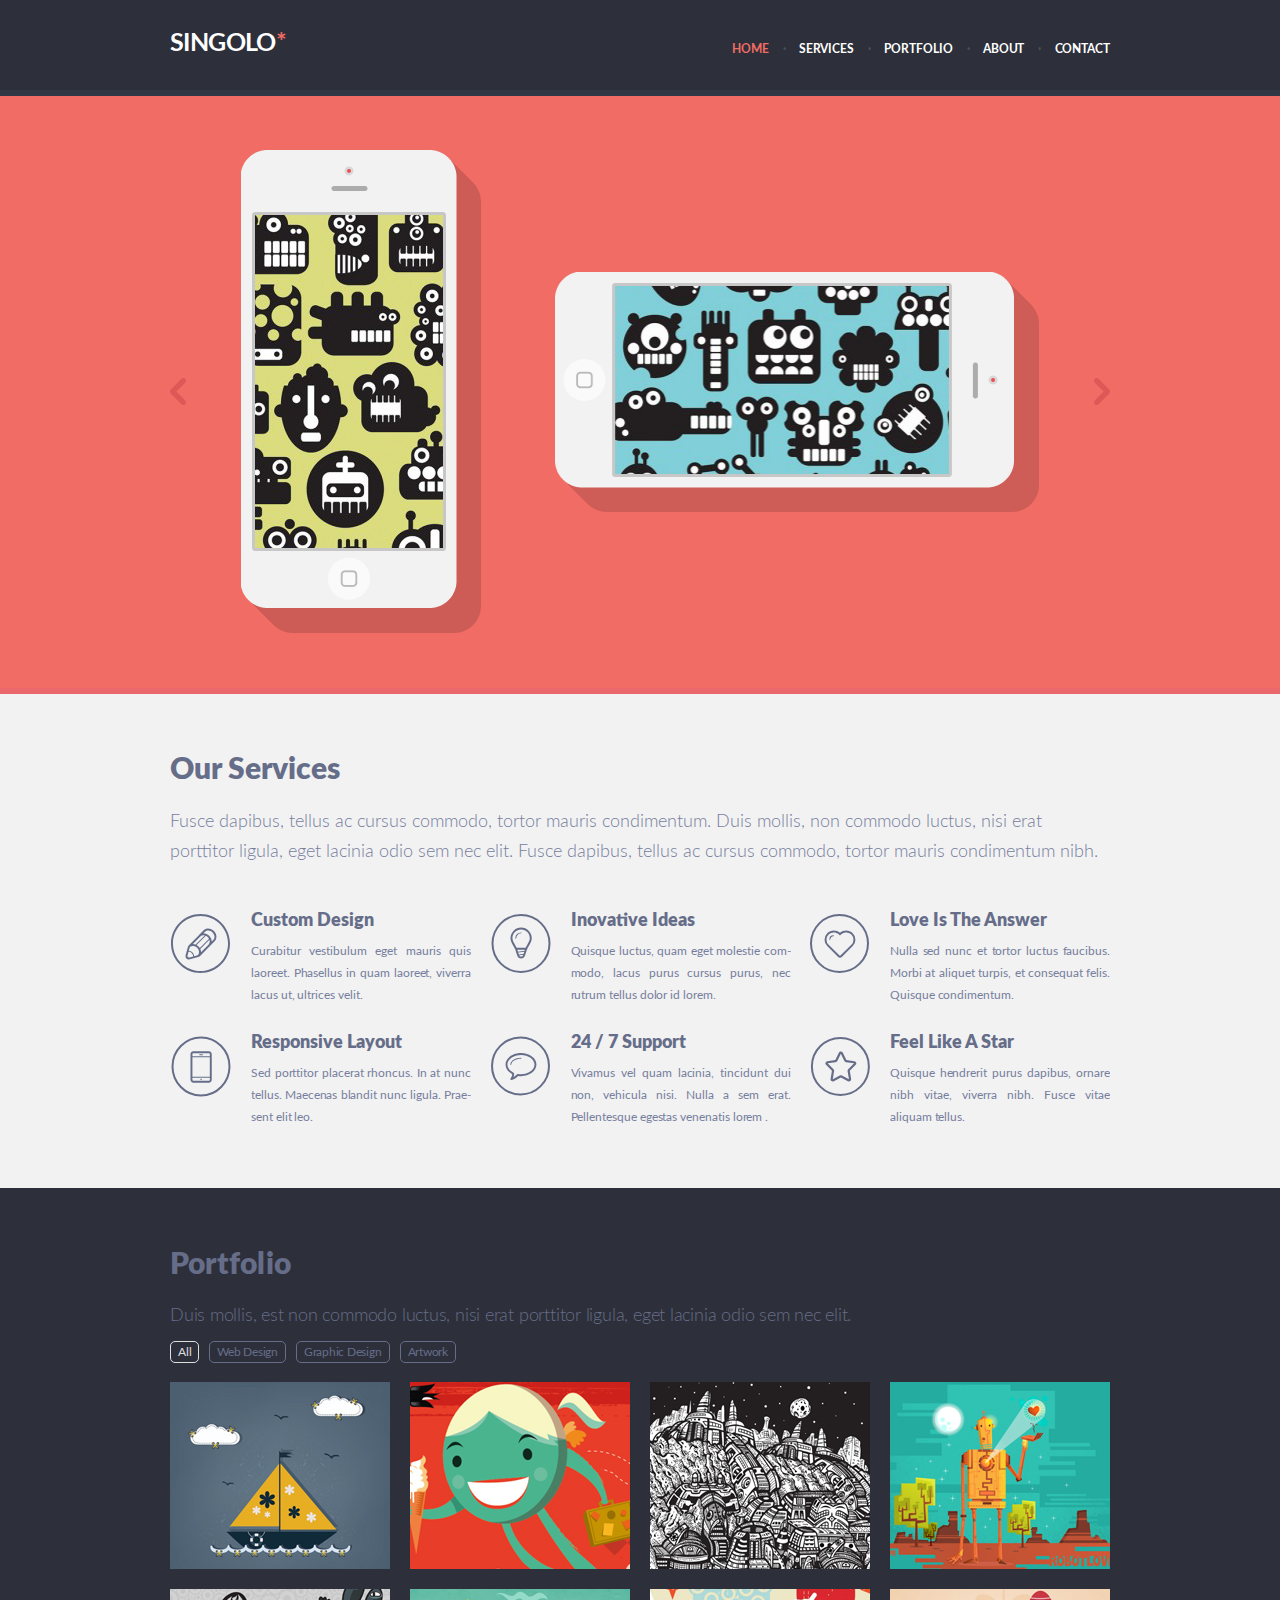
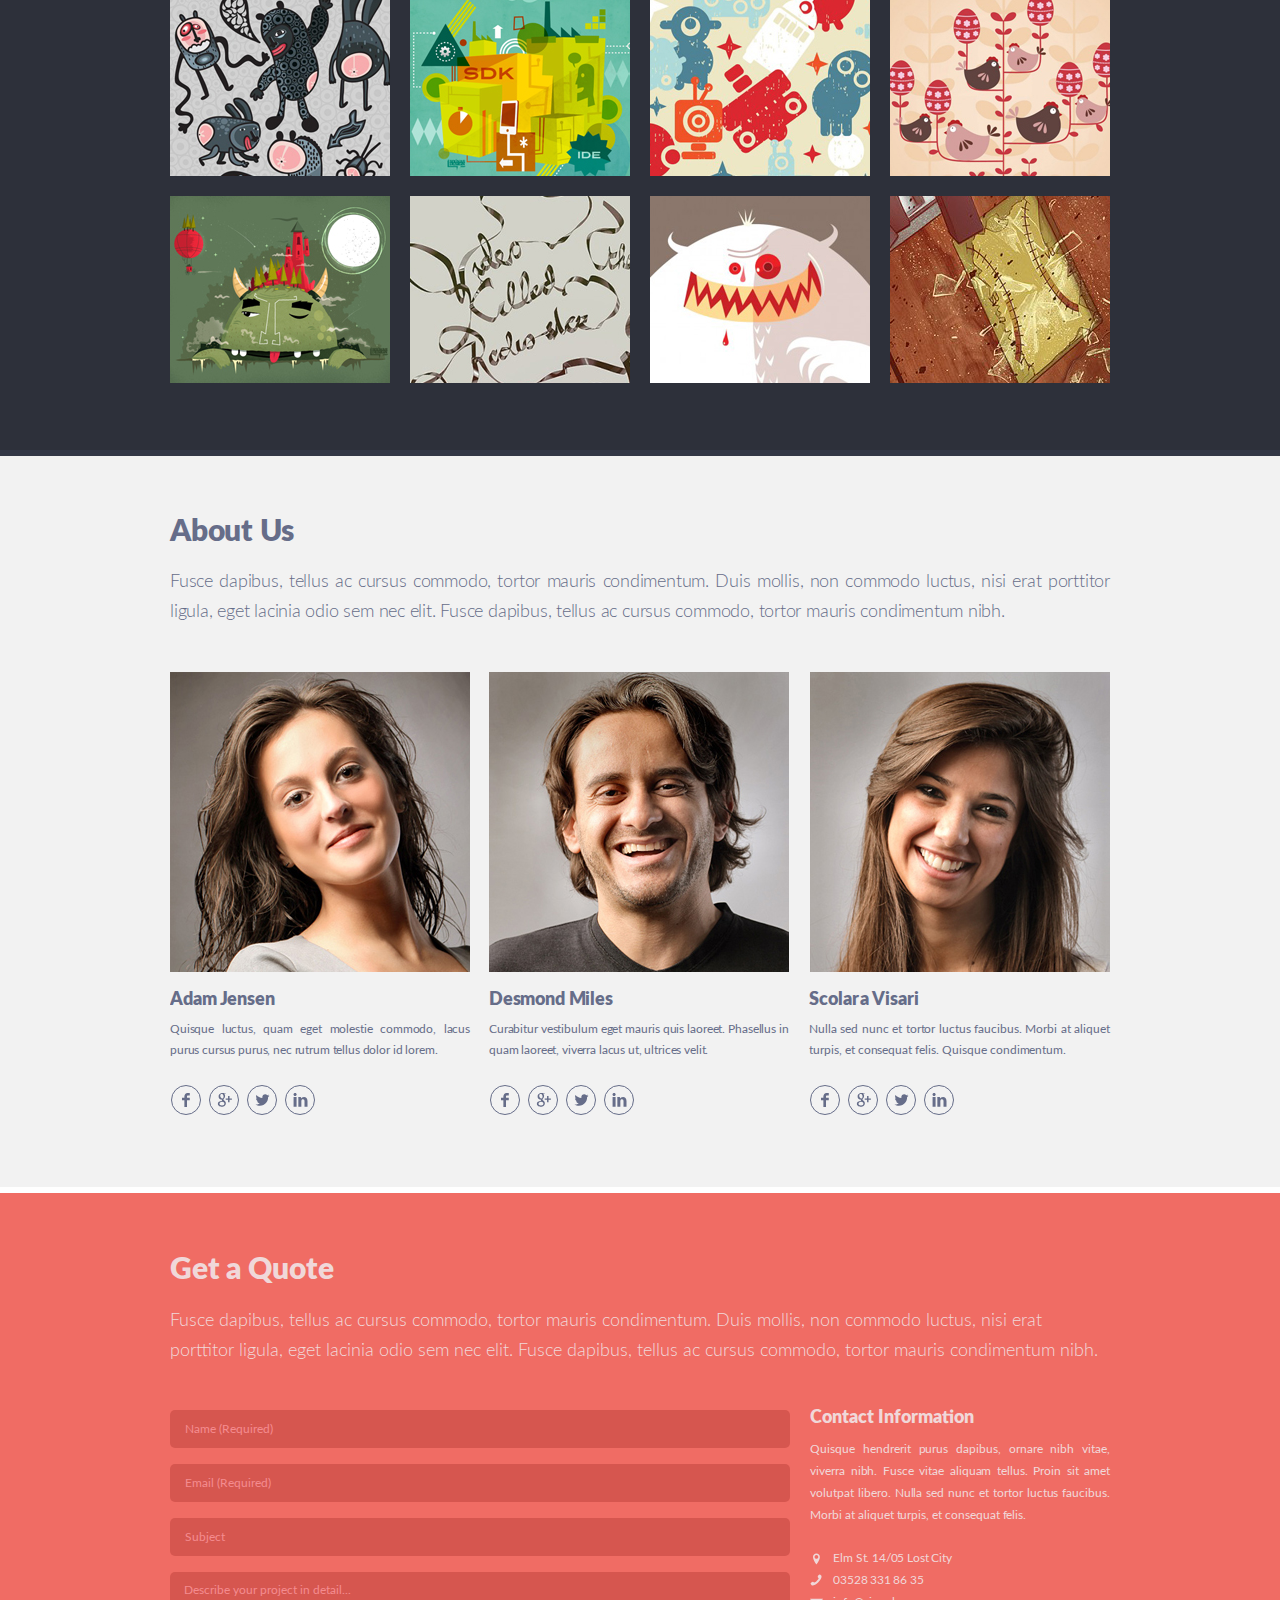
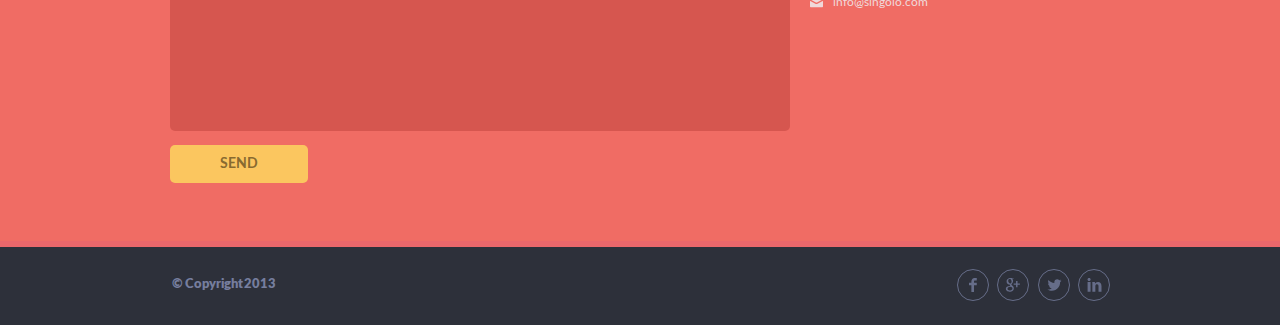
<file: index.html>
<!DOCTYPE html>
<html lang="en">
<head>
    <meta charset="UTF-8">
    <meta name="viewport" content="width=device-width, initial-scale=1.0">
    <link rel="stylesheet" href="./assets/fonts/fonts.css">
    <link rel="stylesheet" href="./style.css">
    <title>Singolo</title>
</head>
<body>
    <header>
        <div class="wrapper">
            <h1>Singolo</h1>
            <nav>
                <ul>
                    <li><a class="selected" href="#home">Home</a></li>
                    <li><a href="#services">Services</a></li>
                    <li><a href="#portfolio">Portfolio</a></li>
                    <li><a href="#about">About</a></li>
                    <li><a href="#contact">Contact</a></li>
                </ul>
            </nav>
        </div>
    </header>
    <section class="slider">
        <div class="wrapper">
            <h2 class="hidden">Image Gallery</h2>
            <button class="slider__arrow slider__arrow_left" type="button" aria-label="Slide previous"></button>
            <img class="slider__vertical-iphone" width="240" height="483" src="assets/images/iphone-vertical.png" alt="iPhone Vertical">
            <img class="slider__horizontal-iphone" width="484" height="240" src="assets/images/iphone-horizontal.png" alt="iPhone Horizontal">
            <button class="slider__arrow slider__arrow_right" type="button" aria-label="Slide next"></button>
        </div>
    </section>
    <section class="services">
        <div class="wrapper">
            <h2>Our Services</h2>
            <p>Fusce dapibus, tellus ac cursus commodo, tortor mauris condimentum. Duis mollis, non commodo luctus, nisi erat porttitor ligula, eget lacinia odio sem nec elit. Fusce dapibus, tellus ac cursus commodo, tortor mauris condimentum nibh.</p>
            <div class="services__container">
                <div class="services__item services__item_custom-design">
                    <h3>Custom Design</h3>
                    <p>Curabitur vestibulum eget mauris quis laoreet. Phasellus in quam laoreet, viverra lacus ut, ultrices velit.</p>
                </div>
                <div class="services__item services__item_inovative-ideas">
                    <h3>Inovative Ideas</h3>
                    <p>Quisque luctus, quam eget molestie com&shy;modo, lacus purus cursus purus, nec rutrum tellus dolor id lorem.</p>
                </div>
                <div class="services__item services__item_love-is-the-answer">
                    <h3>Love Is The Answer</h3>
                    <p>Nulla sed nunc et tortor luctus faucibus. Morbi at aliquet turpis, et consequat felis. Quisque condimentum.</p>
                </div>
                <div class="services__item services__item_responsive-layout">
                    <h3>Responsive Layout</h3>
                    <p>Sed porttitor placerat rhoncus. In at nunc tellus. Maecenas blandit nunc ligula. Prae&shy;sent elit leo.</p>
                </div>
                <div class="services__item services__item_support-24-7">
                    <h3>24 / 7 Support</h3>
                    <p>Vivamus vel quam lacinia, tincidunt dui non, vehicula nisi. Nulla a sem erat. Pellen&shy;tesque egestas venenatis lorem .</p>
                </div>
                <div class="services__item services__item_feel-like-a-star">
                    <h3>Feel Like A Star</h3>
                    <p>Quisque hendrerit purus dapibus, ornare nibh vitae, viverra nibh. Fusce vitae aliquam tellus.</p>
                </div>
            </div>
        </div>
    </section>
    <section class="portfolio">
        <div class="wrapper">
            <h2>Portfolio</h2>
            <p>Duis mollis, est non commodo luctus, nisi erat porttitor ligula, eget lacinia odio sem nec elit.</p>
            <div class="portfolio__tags">
                <button class="portfolio__tag selected">All</button>
                <button class="portfolio__tag">Web Design</button>
                <button class="portfolio__tag">Graphic Design</button>
                <button class="portfolio__tag">Artwork</button>
            </div>
            <div class="portfolio__pictures">
                <img class="portfolio__picture" src="assets/images/portfolio/1.jpg" alt="Portfolio Picture 1 — Ship illustration">
                <img class="portfolio__picture" src="assets/images/portfolio/2.jpg" alt="Portfolio Picture 2 — Smiling girl with ice-cream illustration">
                <img class="portfolio__picture" src="assets/images/portfolio/3.jpg" alt="Portfolio Picture 3 — City at night illustration">
                <img class="portfolio__picture" src="assets/images/portfolio/4.jpg" alt="Portfolio Picture 4 — Robot illustration">
                <img class="portfolio__picture" src="assets/images/portfolio/5.jpg" alt="Portfolio Picture 5 — Strange animals illustration">
                <img class="portfolio__picture" src="assets/images/portfolio/6.jpg" alt="Portfolio Picture 6 — Building with SDK title illustration">
                <img class="portfolio__picture" src="assets/images/portfolio/7.jpg" alt="Portfolio Picture 7 — Robots and rocket illustration">
                <img class="portfolio__picture" src="assets/images/portfolio/8.jpg" alt="Portfolio Picture 8 — Hens illustration">
                <img class="portfolio__picture" src="assets/images/portfolio/9.jpg" alt="Portfolio Picture 9 — Monster with castle on top illustration">
                <img class="portfolio__picture" src="assets/images/portfolio/10.jpg" alt="Portfolio Picture 10 — Calligraphy „Video killed Radio“">
                <img class="portfolio__picture" src="assets/images/portfolio/11.jpg" alt="Portfolio Picture 11 — Creepy Monster illustration">
                <img class="portfolio__picture" src="assets/images/portfolio/12.jpg" alt="Portfolio Picture 12 — Broken Glass illustration">
            </div>
        </div>
    </section>
    <section class="about-us">
        <div class="wrapper">
            <h2>About Us</h2>
            <p>Fusce dapibus, tellus ac cursus commodo, tortor mauris condimentum. Duis mollis, non commodo luctus, nisi erat porttitor ligula, eget lacinia odio sem nec elit. Fusce dapibus, tellus ac cursus commodo, tortor mauris condimentum nibh.</p>      
            <div class="about-us__employees">
                <div class="about-us__employee">
                    <img class="about-us__employee-photo" src="assets/images/employees/adam-jensen.jpg" alt="Adam Jensen photo">
                    <h3>Adam Jensen</h3>
                    <p>Quisque luctus, quam eget molestie commodo, lacus purus cursus purus, nec rutrum tellus dolor id lorem.</p>
                    <div class="social-icons">
                        <a class="social-icon social-icon_facebook" href="#"></a>
                        <a class="social-icon social-icon_google-plus" href="#"></a>
                        <a class="social-icon social-icon_twitter" href="#"></a>
                        <a class="social-icon social-icon_linkedin" href="#"></a>
                    </div>
                </div>
                <div class="about-us__employee">
                    <img class="about-us__employee-photo" src="assets/images/employees/desmond-miles.jpg" alt="Desmond Miles photo">
                    <h3>Desmond Miles</h3>
                    <p>Curabitur vestibulum eget mauris quis laoreet. Phasellus in quam laoreet, viverra lacus ut, ultrices velit.</p>
                    <div class="social-icons">
                        <a class="social-icon social-icon_facebook" href="#"></a>
                        <a class="social-icon social-icon_google-plus" href="#"></a>
                        <a class="social-icon social-icon_twitter" href="#"></a>
                        <a class="social-icon social-icon_linkedin" href="#"></a>
                    </div>
                </div>
                <div class="about-us__employee">
                    <img class="about-us__employee-photo" src="assets/images/employees/scolara-visari.jpg" alt="Scolara Visari photo">
                    <h3>Scolara Visari</h3>
                    <p>Nulla sed nunc et tortor luctus faucibus. Morbi at aliquet turpis, et consequat felis. Quisque condimentum.</p>
                    <div class="social-icons">
                        <a class="social-icon social-icon_facebook" href="#"></a>
                        <a class="social-icon social-icon_google-plus" href="#"></a>
                        <a class="social-icon social-icon_twitter" href="#"></a>
                        <a class="social-icon social-icon_linkedin" href="#"></a>
                    </div>
                </div>
            </div>
        </div>
    </section>
    <section class="contact">
        <div class="wrapper">
            <h2>Get a Quote</h2>
            <p>Fusce dapibus, tellus ac cursus commodo, tortor mauris condimentum. Duis mollis, non commodo luctus, nisi erat porttitor ligula, eget lacinia odio sem nec elit. Fusce dapibus, tellus ac cursus commodo, tortor mauris condimentum nibh.</p>
            <div class="contact-form">
                <form method="POST">
                    <input type="text" name="name" placeholder="Name (Required)" required>
                    <input type="email" name="email" placeholder="Email (Required)" required>
                    <input type="text" name="subject" placeholder="Subject">
                    <textarea name="message" placeholder="Describe your project in detail..." cols="30" rows="13"></textarea>
                    <button type="submit" formmethod="POST">SEND</button>
                </form>
                <div class="contact-form__info">
                    <h3>Contact Information</h3>
                    <p class="contact-form__text">Quisque hendrerit purus dapibus, ornare nibh vitae, viver&shy;ra nibh. Fusce vitae aliquam tellus. Proin sit amet volutpat libero. Nulla sed nunc et tortor luctus faucibus. Morbi at aliquet turpis, et consequat felis. </p>
                    <p class="contact-form__address">Elm St. 14/05 Lost City</p>
                    <a class="contact-form__phone" href="tel:035283318635">03528 331 86 35</a>
                    <a class="contact-form__email" href="mailto:info@singolo.com">info@singolo.com</a>
                </div>
            </div>
        </div>
    </section>
    <footer>
        <div class="wrapper">
            <p class="footer__copyright">&copy; Copyright 2013</p>
            <ul class="footer__links">
                <li><a class="footer__link footer__link_facebook" href="#"><span class="hidden">Facebook</span></a></li>
                <li><a class="footer__link footer__link_google-plus" href="#"><span class="hidden">Google Plus</span></a></li>
                <li><a class="footer__link footer__link_twitter" href="#"><span class="hidden">Twitter</span></a></li>
                <li><a class="footer__link footer__link_linkedin" href="#"><span class="hidden">LinkedIn</span></a></li>
            </ul>
        </div>
    </footer>
</body>
</html>
</file>
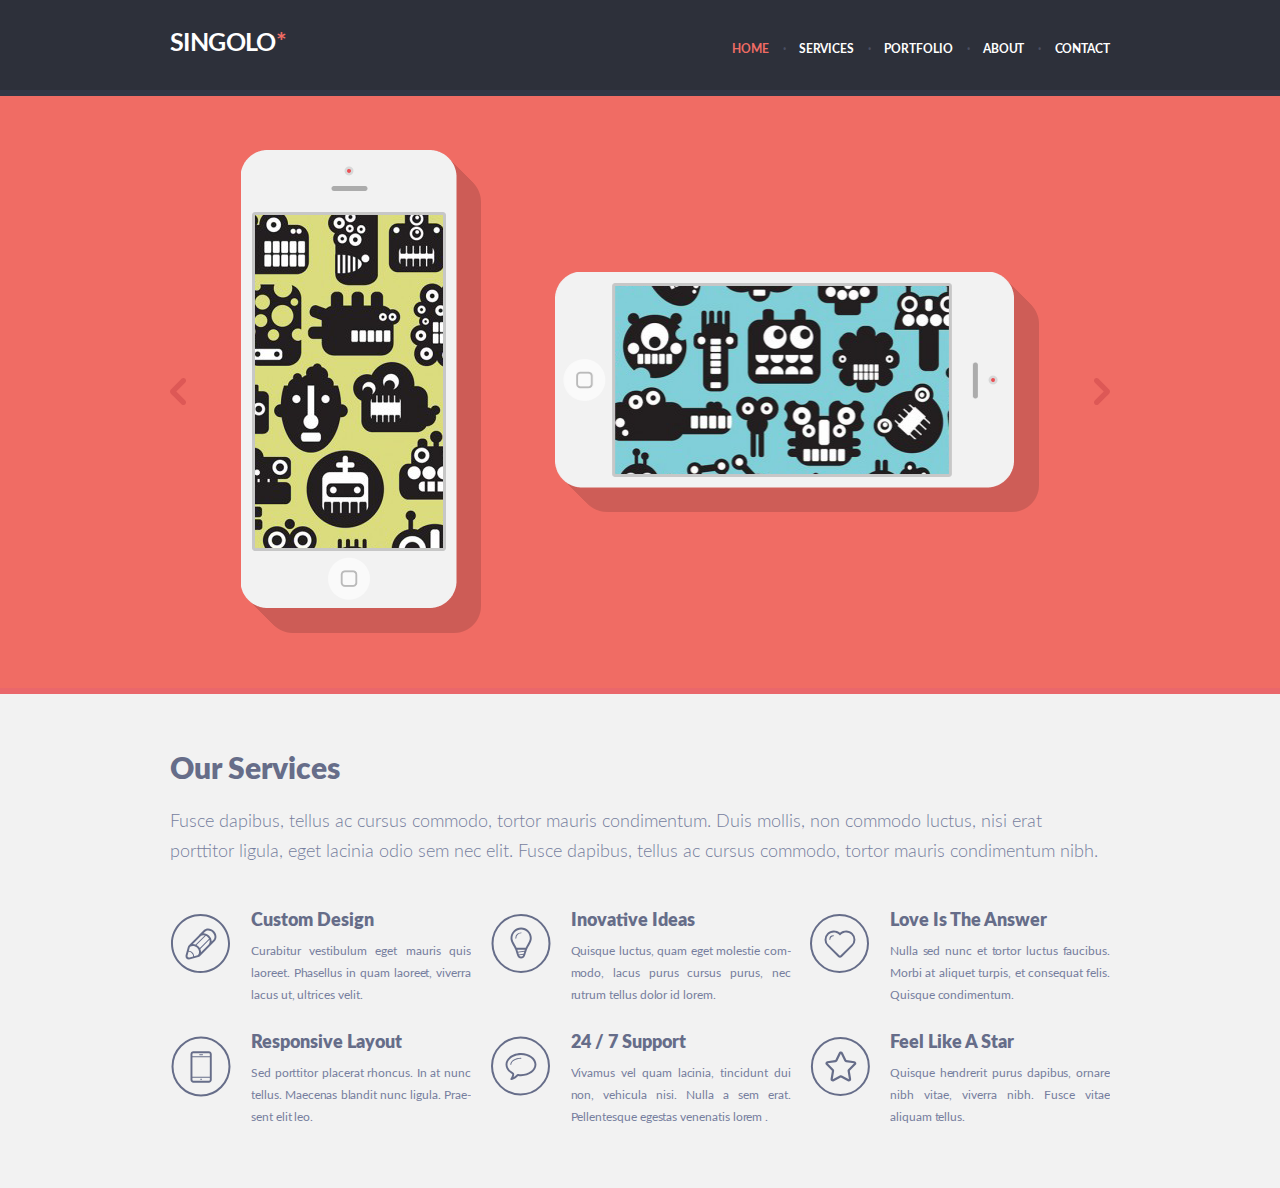
<file: singolo1.html>
<!DOCTYPE html>
<html lang="en">
<head>
    <meta charset="UTF-8">
    <meta name="viewport" content="width=device-width, initial-scale=1.0">
    <link rel="stylesheet" href="./assets/fonts/fonts.css">
    <link rel="stylesheet" href="./singolo1.css">
    <title>Singolo</title>
</head>
<body>
    <header>
        <div class="wrapper">
            <h1>Singolo</h1>
            <nav>
                <ul>
                    <li><a class="selected" href="#home">Home</a></li>
                    <li><a href="#services">Services</a></li>
                    <li><a href="#portfolio">Portfolio</a></li>
                    <li><a href="#about">About</a></li>
                    <li><a href="#contact">Contact</a></li>
                </ul>
            </nav>
        </div>
    </header>

    <section class="slider">
        <div class="wrapper">
            <h2 class="hidden">Image Gallery</h2>
            <button class="slider__arrow slider__arrow_left" type="button" aria-label="Slide previous"></button>
            <img class="slider__vertical-iphone" width="240" height="483" src="assets/images/iphone-vertical.png" alt="iPhone Vertical">
            <img class="slider__horizontal-iphone" width="484" height="240" src="assets/images/iphone-horizontal.png" alt="iPhone Horizontal">
            <button class="slider__arrow slider__arrow_right" type="button" aria-label="Slide next"></button>
        </div>
    </section>

    <section class="services">
        <div class="wrapper">
            <h2>Our Services</h2>
            <p>Fusce dapibus, tellus ac cursus commodo, tortor mauris condimentum. Duis mollis, non commodo luctus, nisi erat porttitor ligula, eget lacinia odio sem nec elit. Fusce dapibus, tellus ac cursus commodo, tortor mauris condimentum nibh.</p>
            <div class="services__container">
                <div class="services__item services__item_custom-design">
                    <h3>Custom Design</h3>
                    <p>Curabitur vestibulum eget mauris quis laoreet. Phasellus in quam laoreet, viverra lacus ut, ultrices velit.</p>
                </div>
                <div class="services__item services__item_inovative-ideas">
                    <h3>Inovative Ideas</h3>
                    <p>Quisque luctus, quam eget molestie com&shy;modo, lacus purus cursus purus, nec rutrum tellus dolor id lorem.</p>
                </div>
                <div class="services__item services__item_love-is-the-answer">
                    <h3>Love Is The Answer</h3>
                    <p>Nulla sed nunc et tortor luctus faucibus. Morbi at aliquet turpis, et consequat felis. Quisque condimentum.</p>
                </div>
                <div class="services__item services__item_responsive-layout">
                    <h3>Responsive Layout</h3>
                    <p>Sed porttitor placerat rhoncus. In at nunc tellus. Maecenas blandit nunc ligula. Prae&shy;sent elit leo.</p>
                </div>
                <div class="services__item services__item_support-24-7">
                    <h3>24 / 7 Support</h3>
                    <p>Vivamus vel quam lacinia, tincidunt dui non, vehicula nisi. Nulla a sem erat. Pellen&shy;tesque egestas venenatis lorem .</p>
                </div>
                <div class="services__item services__item_feel-like-a-star">
                    <h3>Feel Like A Star</h3>
                    <p>Quisque hendrerit purus dapibus, ornare nibh vitae, viverra nibh. Fusce vitae aliquam tellus.</p>
                </div>
            </div>
        </div>
    </section>
</body>
</html>
</file>
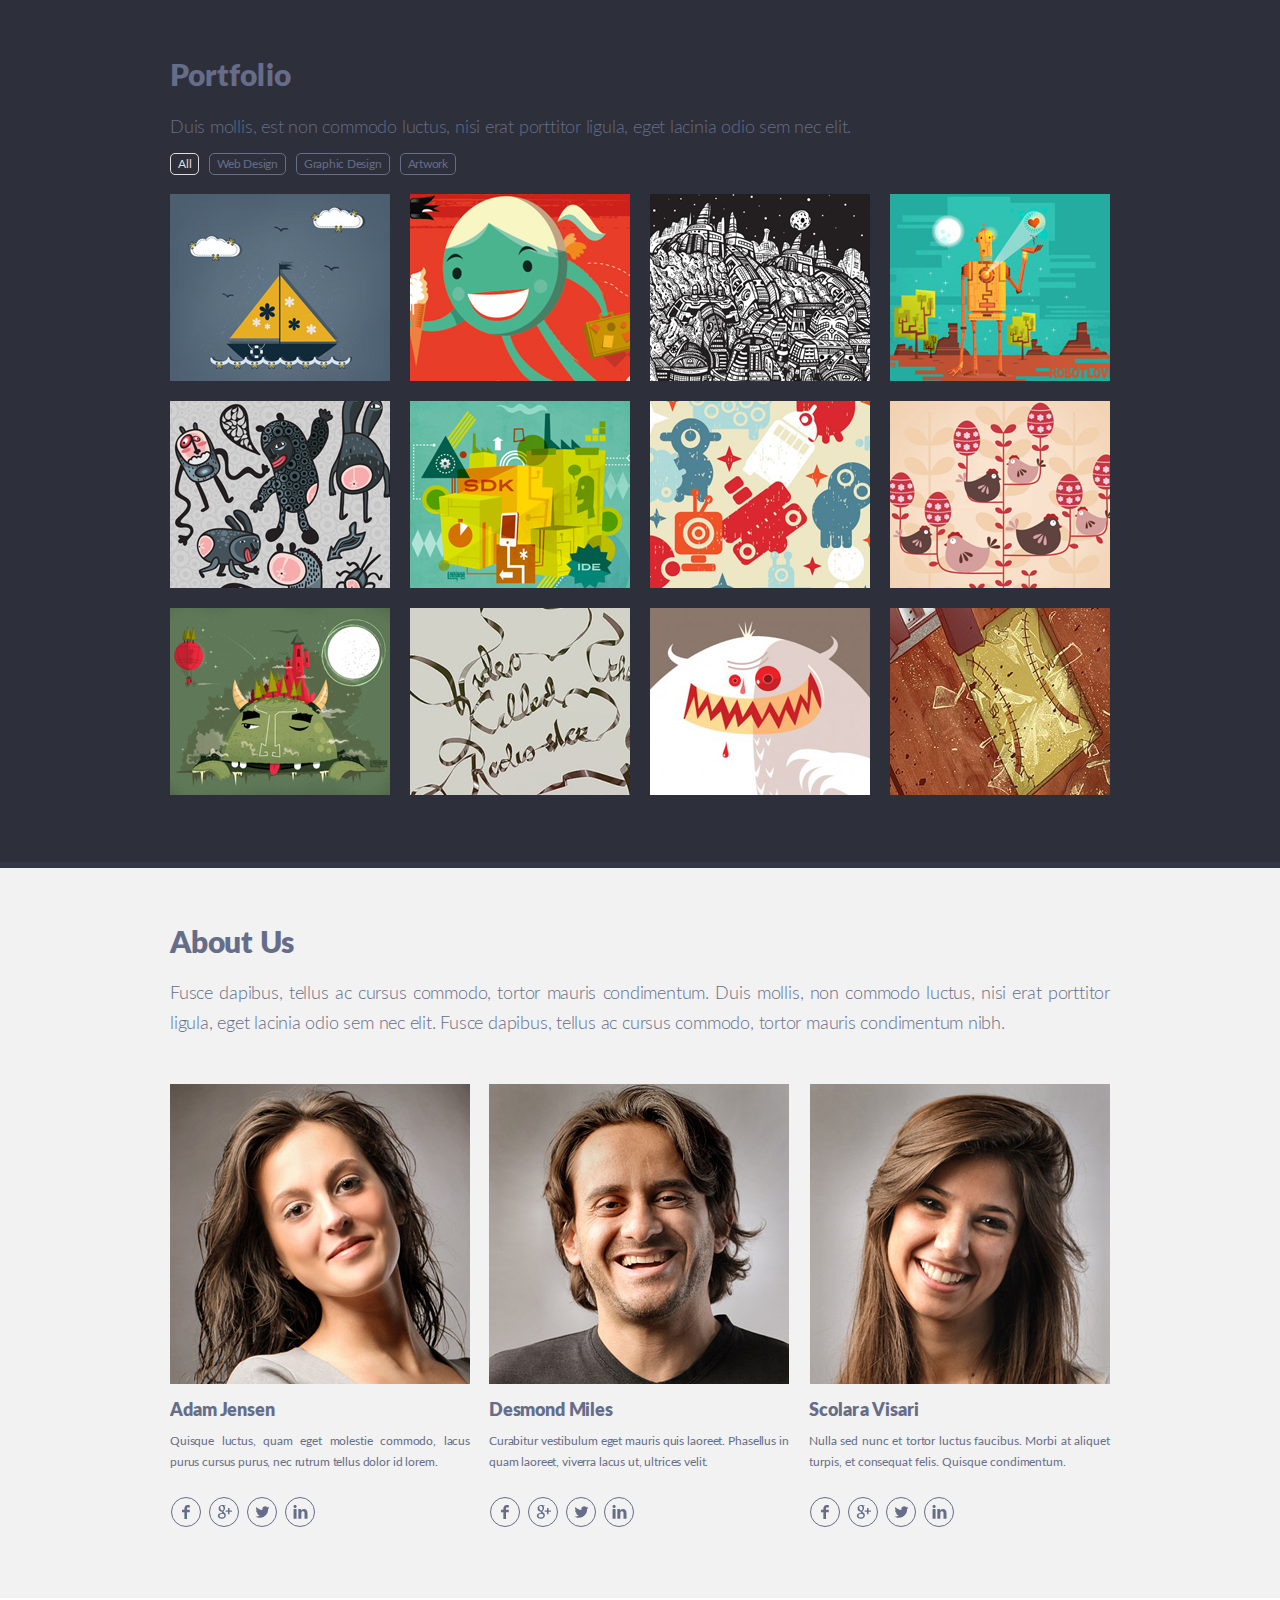
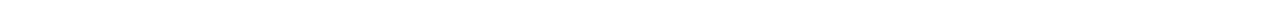
<file: singolo2.html>
<!DOCTYPE html>
<html lang="en">
<head>
    <meta charset="UTF-8">
    <meta name="viewport" content="width=device-width, initial-scale=1.0">
    <link rel="stylesheet" href="./assets/fonts/fonts.css">
    <link rel="stylesheet" href="./singolo2.css">
    <title>Singolo</title>
</head>
<body>
    <section class="portfolio">
        <div class="wrapper">
            <h2>Portfolio</h2>
            <p>Duis mollis, est non commodo luctus, nisi erat porttitor ligula, eget lacinia odio sem nec elit.</p>
            <div class="portfolio__tags">
                <button class="portfolio__tag selected">All</button>
                <button class="portfolio__tag">Web Design</button>
                <button class="portfolio__tag">Graphic Design</button>
                <button class="portfolio__tag">Artwork</button>
            </div>
            <div class="portfolio__pictures">
                <img class="portfolio__picture" src="assets/images/portfolio/1.jpg" alt="Portfolio Picture 1 — Ship illustration">
                <img class="portfolio__picture" src="assets/images/portfolio/2.jpg" alt="Portfolio Picture 2 — Smiling girl with ice-cream illustration">
                <img class="portfolio__picture" src="assets/images/portfolio/3.jpg" alt="Portfolio Picture 3 — City at night illustration">
                <img class="portfolio__picture" src="assets/images/portfolio/4.jpg" alt="Portfolio Picture 4 — Robot illustration">
                <img class="portfolio__picture" src="assets/images/portfolio/5.jpg" alt="Portfolio Picture 5 — Strange animals illustration">
                <img class="portfolio__picture" src="assets/images/portfolio/6.jpg" alt="Portfolio Picture 6 — Building with SDK title illustration">
                <img class="portfolio__picture" src="assets/images/portfolio/7.jpg" alt="Portfolio Picture 7 — Robots and rocket illustration">
                <img class="portfolio__picture" src="assets/images/portfolio/8.jpg" alt="Portfolio Picture 8 — Hens illustration">
                <img class="portfolio__picture" src="assets/images/portfolio/9.jpg" alt="Portfolio Picture 9 — Monster with castle on top illustration">
                <img class="portfolio__picture" src="assets/images/portfolio/10.jpg" alt="Portfolio Picture 10 — Calligraphy „Video killed Radio“">
                <img class="portfolio__picture" src="assets/images/portfolio/11.jpg" alt="Portfolio Picture 11 — Creepy Monster illustration">
                <img class="portfolio__picture" src="assets/images/portfolio/12.jpg" alt="Portfolio Picture 12 — Broken Glass illustration">
            </div>
        </div>
    </section>

    <section class="about-us">
        <div class="wrapper">
            <h2>About Us</h2>
            <p>Fusce dapibus, tellus ac cursus commodo, tortor mauris condimentum. Duis mollis, non commodo luctus, nisi erat porttitor ligula, eget lacinia odio sem nec elit. Fusce dapibus, tellus ac cursus commodo, tortor mauris condimentum nibh.</p>      
            <div class="about-us__employees">
                <div class="about-us__employee">
                    <img class="about-us__employee-photo" src="assets/images/employees/adam-jensen.jpg" alt="Adam Jensen photo">
                    <h3>Adam Jensen</h3>
                    <p>Quisque luctus, quam eget molestie commodo, lacus purus cursus purus, nec rutrum tellus dolor id lorem.</p>
                    <div class="social-icons">
                        <a class="social-icon social-icon_facebook" href="#"></a>
                        <a class="social-icon social-icon_google-plus" href="#"></a>
                        <a class="social-icon social-icon_twitter" href="#"></a>
                        <a class="social-icon social-icon_linkedin" href="#"></a>
                    </div>
                </div>
                <div class="about-us__employee">
                    <img class="about-us__employee-photo" src="assets/images/employees/desmond-miles.jpg" alt="Desmond Miles photo">
                    <h3>Desmond Miles</h3>
                    <p>Curabitur vestibulum eget mauris quis laoreet. Phasellus in quam laoreet, viverra lacus ut, ultrices velit.</p>
                    <div class="social-icons">
                        <a class="social-icon social-icon_facebook" href="#"></a>
                        <a class="social-icon social-icon_google-plus" href="#"></a>
                        <a class="social-icon social-icon_twitter" href="#"></a>
                        <a class="social-icon social-icon_linkedin" href="#"></a>
                    </div>
                </div>
                <div class="about-us__employee">
                    <img class="about-us__employee-photo" src="assets/images/employees/scolara-visari.jpg" alt="Scolara Visari photo">
                    <h3>Scolara Visari</h3>
                    <p>Nulla sed nunc et tortor luctus faucibus. Morbi at aliquet turpis, et consequat felis. Quisque condimentum.</p>
                    <div class="social-icons">
                        <a class="social-icon social-icon_facebook" href="#"></a>
                        <a class="social-icon social-icon_google-plus" href="#"></a>
                        <a class="social-icon social-icon_twitter" href="#"></a>
                        <a class="social-icon social-icon_linkedin" href="#"></a>
                    </div>
                </div>
            </div>
        </div>
    </section>
</body>
</html>
</file>
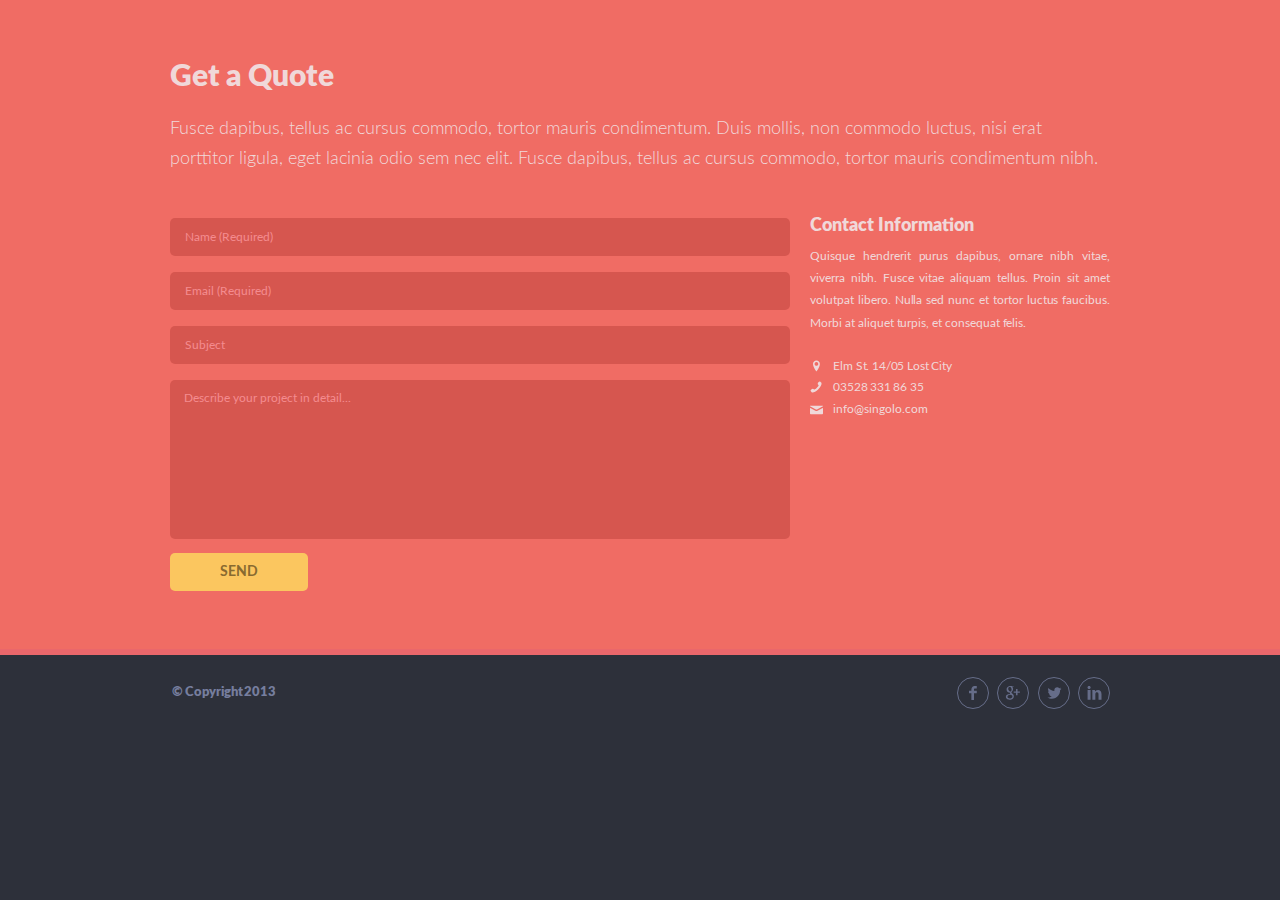
<file: singolo3.html>
<!DOCTYPE html>
<html lang="en">
<head>
    <meta charset="UTF-8">
    <meta name="viewport" content="width=device-width, initial-scale=1.0">
    <link rel="stylesheet" href="./assets/fonts/fonts.css">
    <link rel="stylesheet" href="./singolo3.css">
    <title>Singolo</title>
</head>
<body>
    <section class="contact">
        <div class="wrapper">
            <h2>Get a Quote</h2>
            <p>Fusce dapibus, tellus ac cursus commodo, tortor mauris condimentum. Duis mollis, non commodo luctus, nisi erat porttitor ligula, eget lacinia odio sem nec elit. Fusce dapibus, tellus ac cursus commodo, tortor mauris condimentum nibh.</p>
            <div class="contact-form">
                <form method="POST">
                    <input type="text" name="name" placeholder="Name (Required)" required>
                    <input type="email" name="email" placeholder="Email (Required)" required>
                    <input type="text" name="subject" placeholder="Subject">
                    <textarea name="message" placeholder="Describe your project in detail..." cols="30" rows="13"></textarea>
                    <button type="submit" formmethod="POST">SEND</button>
                </form>
                <div class="contact-form__info">
                    <h3>Contact Information</h3>
                    <p class="contact-form__text">Quisque hendrerit purus dapibus, ornare nibh vitae, viver&shy;ra nibh. Fusce vitae aliquam tellus. Proin sit amet volutpat libero. Nulla sed nunc et tortor luctus faucibus. Morbi at aliquet turpis, et consequat felis. </p>
                    <p class="contact-form__address">Elm St. 14/05 Lost City</p>
                    <a class="contact-form__phone" href="tel:035283318635">03528 331 86 35</a>
                    <a class="contact-form__email" href="mailto:info@singolo.com">info@singolo.com</a>
                </div>
            </div>
        </div>
    </section>
    <footer>
        <div class="wrapper">
            <p class="footer__copyright">&copy; Copyright 2013</p>
            <ul class="footer__links">
                <li><a class="footer__link footer__link_facebook" href="#"><span class="hidden">Facebook</span></a></li>
                <li><a class="footer__link footer__link_google-plus" href="#"><span class="hidden">Google Plus</span></a></li>
                <li><a class="footer__link footer__link_twitter" href="#"><span class="hidden">Twitter</span></a></li>
                <li><a class="footer__link footer__link_linkedin" href="#"><span class="hidden">LinkedIn</span></a></li>
            </ul>
        </div>
    </footer>
</body>
</html>
</file>
<file: assets/fonts/fonts.css>
@font-face {
    font-family: 'Lato';
    src: url('./Lato-Light.eot');
    src: local('Lato Light'), local('Lato-Light'),
        url('./Lato-Light.eot?#iefix') format('embedded-opentype'),
        url('./Lato-Light.woff') format('woff'),
        url('./Lato-Light.ttf') format('truetype');
    font-weight: 300;
    font-style: normal;
}

@font-face {
    font-family: 'Lato';
    src: url('./Lato-Regular.eot');
    src: local('Lato Regular'), local('Lato-Regular'),
        url('./Lato-Regular.eot?#iefix') format('embedded-opentype'),
        url('./Lato-Regular.woff') format('woff'),
        url('./Lato-Regular.ttf') format('truetype');
    font-weight: 400;
    font-style: normal;
}

@font-face {
    font-family: 'Lato';
    src: url('./Lato-Bold.eot');
    src: local('Lato Bold'), local('Lato-Bold'),
        url('./Lato-Bold.eot?#iefix') format('embedded-opentype'),
        url('./Lato-Bold.woff') format('woff'),
        url('./Lato-Bold.ttf') format('truetype');
    font-weight: 700;
    font-style: normal;
}

@font-face {
    font-family: 'Lato';
    src: url('./Lato-Black.eot');
    src: local('Lato Black'), local('Lato-Black'),
        url('./Lato-Black.eot?#iefix') format('embedded-opentype'),
        url('./Lato-Black.woff') format('woff'),
        url('./Lato-Black.ttf') format('truetype');
    font-weight: 900;
    font-style: normal;
}
</file>
<file: style.css>
/* normalization */

* {
    box-sizing: border-box;
}

html {
    line-height: 1.15;
    -webkit-text-size-adjust: 100%;
    scroll-behavior: smooth;
}

body {
    position: relative;
    margin: 0;
}

main {
    display: block;
}

h1 {
    font-size: 2em;
    margin: 0.67em 0;
}

hr {
    box-sizing: content-box;
    height: 0;
    overflow: visible;
}

pre {
    font-family: monospace, monospace;
    font-size: 1em;
}

a {
    background-color: transparent;
}

abbr[title] {
    border-bottom: none;
    text-decoration: underline;
    text-decoration: underline dotted;
}

b,
strong {
    font-weight: bolder;
}


code,
kbd,
samp {
    font-family: monospace, monospace;
    font-size: 1em;
}

small {
    font-size: 80%;
}

sub,
sup {
    font-size: 75%;
    line-height: 0;
    position: relative;
    vertical-align: baseline;
}

sub {
    bottom: -0.25em;
}

sup {
    top: -0.5em;
}

img {
    border-style: none;
}

button,
input,
optgroup,
select,
textarea {
    font-family: inherit;
    font-size: 100%;
    line-height: 1.15;
    margin: 0;
}

button,
input {
    overflow: visible;
}

button,
select {
    text-transform: none;
}

button,
[type="button"],
[type="reset"],
[type="submit"] {
    -webkit-appearance: button;
}

button::-moz-focus-inner,
[type="button"]::-moz-focus-inner,
[type="reset"]::-moz-focus-inner,
[type="submit"]::-moz-focus-inner {
    border-style: none;
    padding: 0;
}

button:-moz-focusring,
[type="button"]:-moz-focusring,
[type="reset"]:-moz-focusring,
[type="submit"]:-moz-focusring {
    outline: 1px dotted ButtonText;
}

fieldset {
    padding: 0.35em 0.75em 0.625em;
}

legend {
    box-sizing: border-box;
    color: inherit;
    display: table;
    max-width: 100%;
    padding: 0;
    white-space: normal;
}

progress {
    vertical-align: baseline;
}

textarea {
    overflow: auto;
}

[type="checkbox"],
[type="radio"] {
    box-sizing: border-box;
    padding: 0;
}

[type="number"]::-webkit-inner-spin-button,
[type="number"]::-webkit-outer-spin-button {
    height: auto;
}

[type="search"] {
    -webkit-appearance: textfield;
    outline-offset: -2px;
}

[type="search"]::-webkit-search-decoration {
    -webkit-appearance: none;
}

::-webkit-file-upload-button {
    -webkit-appearance: button;
    font: inherit;
}

details {
    display: block;
}

summary {
    display: list-item;
}

template {
    display: none;
}

[hidden] {
    display: none;
}

/* common */

body {
    --primary: #f06c64;
    --secondary: #666d89;
    --tertiary: #f0d8d9;
    --dark-background: #2d303a;
    --light-background: #f2f2f2;
    margin: 0;
    padding: 0;
    font-family: "Lato", "Arial", sans-serif;
    font-weight: normal;
    background-color: var(--dark-background);
    color: var(--secondary);
}

h1 {
    margin-block-start: 0;
    margin-block-end: 0;
    font-size: 25px;
    color: white;
}

h1::after {
    content: "*";
    color: var(--primary);
}

h2 {
    margin-block-start: 0;
    margin-block-end: 0;
    font-weight: 900;
    font-size: 30px;
}

h3 {
    margin-block-start: 0;
    margin-block-end: 0;
    font-weight: 900;
    font-size: 18px;
    line-height: 0.8em;
}

p {
    margin-block-start: 0;
    margin-block-end: 0;
    margin-top: 19px;
    font-weight: 300;
    font-size: 18px;
    line-height: 30px;
    color: #767e9e;
}

button {
    cursor: pointer;
    border: none;
}

.wrapper {
    width: 100%;
    max-width: 1020px;
    padding: 0 40px;
    margin: 0 auto;
    box-sizing: border-box;
}

.hidden {
    display: none;
    opacity: 0;
}

/* header */

header {
    width: 100%;
    position: fixed;
    top: 0;
    padding-top: 30px;
    padding-bottom: 31px;
    font-weight: 700;
    text-transform: uppercase;
    letter-spacing: -0.037em;
    background-color: var(--dark-background);
    border-bottom: 6px solid #323746;
}

header .wrapper {
    display: flex;
    justify-content: space-between;
}

nav {
    margin-top: 9px;
    letter-spacing: -0.005em;
    white-space: nowrap;
}

nav ul {
    margin: 0;
}
  
nav li {
    display: inline-block;
    list-style-type: none;
}

nav li:not(:first-child) a {
    margin-left: 2.19em;
}

nav li:not(:first-child) a::before {
    content: "·";
    position: absolute;
    top: 0;
    left: -1.35em;
    color: #494e62;
    border-radius: 50%;
}

nav a {
    position: relative;
    font-size: 12px;
    text-decoration: none;
    color: white;
    cursor: pointer;
}

nav a:not(.selected) {
    color: white;
    cursor: pointer;
}

nav a:not(.selected):hover {
    color: var(--primary);
}

nav a.selected {
    color: var(--primary);
    cursor: default;
}

/* slider */

.slider {
    padding-top: 150px;
    padding-bottom: 55px;
    width: 100%;
    background-color: var(--primary);
    border-bottom: 6px solid #ea676b;
}

.slider .wrapper {
    display: flex;
    flex-direction: row;
    flex-wrap: nowrap;
    justify-content: space-between;
    align-items: center;
}

.slider__vertical-iphone {
    margin-right: 10px;
    display: inline-block;
}

.slider__horizontal-iphone {
    margin-left: 10px;
    display: inline-block;
}

.slider__arrow {
    display: inline-block;
    width: 16px;
    height: 27px;
    opacity: 0.5;
    background: transparent url("assets/images/arrow.svg") no-repeat center center;
}

.slider__arrow:hover {
    opacity: 1;
}

.slider__arrow_left {
    color: var(--primary);
}

.slider__arrow_right {
    right: 0;
    transform: scale(-1,1);
}

/* services */

.services {
    padding-top: 59px;
    padding-bottom: 30px;
    background-color: var(--light-background);
}

.services__container {
    display: flex;
    justify-content: space-between;
    flex-wrap: wrap;
    margin-top: 47px;
    padding-left: 1px;
}

.services__item {
    width: 300px;
    margin-bottom: 31px;
    padding-left: 80px;
    background: transparent no-repeat top left;
}

.services__item_custom-design {
    background-image: url("assets/images/icon-custom-design.svg");
}

.services__item_inovative-ideas {
    background-image: url("assets/images/icon-inovative-ideas.svg");
}

.services__item_love-is-the-answer {
    background-image: url("assets/images/icon-love-is-the-answer.svg");
}

.services__item_responsive-layout {
    background-image: url("assets/images/icon-responsive-layout.svg");
}

.services__item_support-24-7 {
    background-image: url("assets/images/icon-24-7-support.svg");
}

.services__item_feel-like-a-star {
    background-image: url("assets/images/icon-feel-like-a-star.svg");
}

.services__item p {
    margin-block-start: 12px;
    margin-block-end: 0;
    max-height: 65px;
    overflow: hidden;
    font-size: 12px;
    font-weight: 400;
    letter-spacing: -0.005em;
    line-height: 1.84em;
    text-align: justify;
    hyphens: manual;
}

/* portfolio */

.portfolio {
    width: 100%;
    padding-top: 60px;
    padding-bottom: 67px;
    background-color: var(--dark-background);
    border-bottom: 6px solid #323746;
}

.portfolio h2 {
    letter-spacing: 0.008em;
}

.portfolio p {
    margin-block-start: 18px;
    margin-block-end: 0;

    font: 300 18px/30px "Lato", "Arial", sans-serif;
    text-align: justify;
    letter-spacing: -0.012em;

    color: #666d89;
}

.portfolio__tags {
    margin: 10px 0 19px;
}

.portfolio__tag {
    padding: 4px 7px 4px;
    font-size: 12px;
    line-height: 12px;
    letter-spacing: -0.02em;
    color: #666d89;
    background-color: transparent;
    border: 1px solid #666d89;
    border-radius: 5px;
}

.portfolio__tag:hover {
    color: #dedede;
    border-color: #dedede;
}

.portfolio__tag:not(:first-child) {
    margin-left: 6px;
}

.portfolio__tag.selected {
    color: #dedede;
    border-color: #dedede;
    cursor: default;
}

.portfolio__pictures {
    display: flex;
    justify-content: space-between;
    flex-wrap: wrap;
    height: 601px;
    overflow: hidden;
}

.portfolio__picture {
    margin-bottom: 20px;
}

.portfolio__picture:nth-child(n+9) {
    margin-bottom: 0;
}

/* about-us */

.about-us {
    padding-top: 59px;
    padding-bottom: 67px;
    background-color: var(--light-background);
    border-bottom: 6px solid #ffffff;
}

.about-us h2 {
    letter-spacing: -0.006em;
}

.about-us p {
    margin-block-start: 18px;
    margin-block-end: 0;
    font: 300 18px/30px "Lato", "Arial", sans-serif;
    text-align: justify;
    letter-spacing: -0.012em;
    color: #666d89;
}

.about-us__employees {
    display: flex;
    margin-top: 45px;
}

.about-us__employee {
    width: 300px;
}

.about-us__employee:nth-child(2) {
    margin-left: 19px;
}

.about-us__employee:nth-child(3) {
    margin-left: 21px;
}

.about-us__employee h3 {
    margin-top: 13px;
    letter-spacing: -0.005em;
    line-height: 1.2em;
    white-space: nowrap;
    overflow: hidden;
    text-overflow: ellipsis;
}

.about-us__employee:nth-child(2) h3 {
    letter-spacing: -0.01em;
}

.about-us__employee:nth-child(3) h3 {
    letter-spacing: 0.005em;
    margin-left: -1px;
}

.about-us__employee p {
    margin-top: 8px;
    font-weight: normal;
    font-size: 12px;
    line-height: 1.75em;
}

.about-us__employee:nth-child(3) p {
    letter-spacing: -0.003em;
    margin-left: -1px;
}

.about-us__employee:nth-child(3) .social-icons {
    margin-left: -1px;
}

.social-icons {
    margin-top: 24px;
    padding-left: 1px;
}

.social-icon {
    display: inline-block;
    width: 30px;
    height: 30px;
    background-repeat: no-repeat;
    background-position: center center;
    border: 1px solid #666d89;
    border-radius: 50%;
}

.social-icon:not(:first-child) {
    margin-left: 4px;
}

.social-icon:hover {
    opacity: 0.6;
}

.social-icon_facebook {
    background-image: url("assets/images/icon-facebook.svg");
}

.social-icon_google-plus {
    background-image: url("assets/images/icon-google-plus.svg");
    background-position-x: 7px;
}

.social-icon_twitter {
    background-image: url("assets/images/icon-twitter.svg");
    background-position-x: 7px;
}

.social-icon_linkedin {
    background-image: url("assets/images/icon-linkedin.svg");
    background-position-y: 6px;
}

/* contact */

.contact {
    padding-top: 60px;
    padding-bottom: 58px;
    color: var(--tertiary);
    background-color: var(--primary);
    border-bottom: 6px solid #ea676b;
}

.contact a,
.contact p {
  color: var(--tertiary);
}

.contact h2 {
    word-spacing: -0.04em;
}

.contact-form {
    display: flex;
    justify-content: space-between;
    flex-wrap: wrap;
    margin-top: 44px;
}

.contact-form form {
    flex: 2.07 0;
}

.contact-form form > * {
    display: block;
}

.contact-form input,
.contact-form textarea,
.contact-form button {
    padding: 12px 15px;
    width: 100%;
    box-sizing: border-box;
    font-weight: normal;
    font-size: 12px;
    line-height: 14px;
    border: none;
    border-radius: 5px;
    background-color: #d6564f;
    color: var(--tertiary);
}

.contact-form button:hover {
    background-color: var(--light-background);
    color: var(--primary);
}

.contact-form ::placeholder {
    color: #f48c8f;
    opacity: 1;
}

.contact-form input,
.contact-form textarea {
    margin-bottom: 16px;
}

.contact-form textarea {
    padding: 11px 15px 13px 14px;
    resize: none;
    max-height: 159px;
    margin-bottom: 14px;
}

.contact-form button {
  padding: 12px 50px 12px;
  width: initial;
  font-size: 14px;
  line-height: auto;
  font-weight: bold;
  background-color: #FBC65F;
  color: #886A30;
}

.contact-form h3 {
    letter-spacing: 0;
}

.contact-form__info {
    padding-top: 1px;
    flex: 1 0;
    margin-left: 20px;
    box-sizing: border-box;
}

.contact-form__text,
.contact-form__address,
.contact-form__phone,
.contact-form__email {
    margin-block-start: 0;
    margin-block-end: 0;
    margin-top: 12px;
    font-weight: normal;
    font-size: 12px;
    line-height: 1.85em;
    hyphens: manual;
}

.contact-form__text {
    text-align: justify;
    letter-spacing: -0.004em;
}

.contact-form__address,
.contact-form__phone,
.contact-form__email {
    padding-left: 23px;
    background-color: transparent;
    background-repeat: no-repeat;
}

.contact-form__phone,
.contact-form__email {
    display: block;
    margin-block-start: 0;
    line-height: 22px;
    text-decoration: none;
}

.contact-form__address {
    margin-top: 21px; 
    letter-spacing: -0.013em;
    background-image: url("./assets/images/icon-location.svg");
    background-position-x: 3px;
    background-position-y: center;
}

.contact-form__phone {
    margin-top: -0.08em;
    letter-spacing: -0.016em;
    background-image: url("./assets/images/icon-phone.svg");
    background-position-x: left;
    background-position-y: center;
}

.contact-form__email {
    letter-spacing: -0.002em;
    background-image: url("./assets/images/icon-email.svg");
    background-position-x: left;
    background-position-y: 7px;
}

.contact-form__phone:hover,
.contact-form__email:hover {
  opacity: 0.6;
}

/* footer */

footer {
    padding-top: 22px;
    padding-bottom: 19px;
    background-color: var(--dark-background);
}

footer .wrapper {
    display: flex;
    justify-content: space-between;
    align-items: center;
}

.footer__copyright {
    display: inline-block;
    margin-top: -4px;
    margin-left: 2px;
    font-weight: 900;
    font-size: 13px;
    word-spacing: -0.08em;
    letter-spacing: -0.003em;
}

.footer__links {
    margin: 0;
}

.footer__links li {
    display: inline-block;
    list-style-type: none;
}

.footer__link {
    display: inline-block;
    width: 32px;
    height: 32px;
    background-repeat: no-repeat;
    background-position: center center;
    border: 1px solid var(--secondary);
    border-radius: 50%;
}

.footer__link_facebook {
    background-image: url("./assets/images/icon-facebook.svg");
}

.footer__link_google-plus {
    margin-left: 4px;
    background-image: url("./assets/images/icon-google-plus.svg");
    background-position-x: 7px;
}

.footer__link_twitter {
    margin-left: 5px;
    background-image: url("./assets/images/icon-twitter.svg");
    background-position-x: 8px;
}

.footer__link_linkedin {
    margin-left: 4px;
    background-image: url("./assets/images/icon-linkedin.svg");
    background-position-y: 7px;
}

.footer__link:hover {
    opacity: 0.6;
}
</file>
<file: singolo1.css>
/* normalization */

* {
    box-sizing: border-box;
}

html {
    line-height: 1.15;
    -webkit-text-size-adjust: 100%;
    scroll-behavior: smooth;
}

body {
    position: relative;
    margin: 0;
}

main {
    display: block;
}

h1 {
    font-size: 2em;
    margin: 0.67em 0;
}

hr {
    box-sizing: content-box;
    height: 0;
    overflow: visible;
}

pre {
    font-family: monospace, monospace;
    font-size: 1em;
}

a {
    background-color: transparent;
}

abbr[title] {
    border-bottom: none;
    text-decoration: underline;
    text-decoration: underline dotted;
}

b,
strong {
    font-weight: bolder;
}


code,
kbd,
samp {
    font-family: monospace, monospace;
    font-size: 1em;
}

small {
    font-size: 80%;
}

sub,
sup {
    font-size: 75%;
    line-height: 0;
    position: relative;
    vertical-align: baseline;
}

sub {
    bottom: -0.25em;
}

sup {
    top: -0.5em;
}

img {
    border-style: none;
}

button,
input,
optgroup,
select,
textarea {
    font-family: inherit;
    font-size: 100%;
    line-height: 1.15;
    margin: 0;
}

button,
input {
    overflow: visible;
}

button,
select {
    text-transform: none;
}

button,
[type="button"],
[type="reset"],
[type="submit"] {
    -webkit-appearance: button;
}

button::-moz-focus-inner,
[type="button"]::-moz-focus-inner,
[type="reset"]::-moz-focus-inner,
[type="submit"]::-moz-focus-inner {
    border-style: none;
    padding: 0;
}

button:-moz-focusring,
[type="button"]:-moz-focusring,
[type="reset"]:-moz-focusring,
[type="submit"]:-moz-focusring {
    outline: 1px dotted ButtonText;
}

fieldset {
    padding: 0.35em 0.75em 0.625em;
}

legend {
    box-sizing: border-box;
    color: inherit;
    display: table;
    max-width: 100%;
    padding: 0;
    white-space: normal;
}

progress {
    vertical-align: baseline;
}

textarea {
    overflow: auto;
}

[type="checkbox"],
[type="radio"] {
    box-sizing: border-box;
    padding: 0;
}

[type="number"]::-webkit-inner-spin-button,
[type="number"]::-webkit-outer-spin-button {
    height: auto;
}

[type="search"] {
    -webkit-appearance: textfield;
    outline-offset: -2px;
}

[type="search"]::-webkit-search-decoration {
    -webkit-appearance: none;
}

::-webkit-file-upload-button {
    -webkit-appearance: button;
    font: inherit;
}

details {
    display: block;
}

summary {
    display: list-item;
}

template {
    display: none;
}

[hidden] {
    display: none;
}

/* common */

body {
    --primary: #f06c64;
    --secondary: #666d89;
    --dark-background: #2d303a;
    --light-background: #f2f2f2;
    margin: 0;
    padding: 0;
    font-family: "Lato", "Arial", sans-serif;
    font-weight: normal;
    background-color: var(--dark-background);
    color: var(--secondary);
}

h1 {
    margin-block-start: 0;
    margin-block-end: 0;
    font-size: 25px;
    color: white;
}

h1::after {
    content: "*";
    color: var(--primary);
}

h2 {
    margin-block-start: 0;
    margin-block-end: 0;
    font-weight: 900;
    font-size: 30px;
}

h3 {
    margin-block-start: 0;
    margin-block-end: 0;
    font-weight: 900;
    font-size: 18px;
    line-height: 0.8em;
}

p {
    margin-block-start: 0;
    margin-block-end: 0;
    margin-top: 19px;
    font-weight: 300;
    font-size: 18px;
    line-height: 30px;
    color: #767e9e;
}

button {
    cursor: pointer;
    border: none;
}

.wrapper {
    width: 100%;
    max-width: 1020px;
    padding: 0 40px;
    margin: 0 auto;
    box-sizing: border-box;
}

.hidden {
    display: none;
    opacity: 0;
}

/* header */

header {
    width: 100%;
    position: fixed;
    top: 0;
    padding-top: 30px;
    padding-bottom: 31px;
    font-weight: 700;
    text-transform: uppercase;
    letter-spacing: -0.037em;
    background-color: var(--dark-background);
    border-bottom: 6px solid #323746;
}

header .wrapper {
    display: flex;
    justify-content: space-between;
}

nav {
    margin-top: 9px;
    letter-spacing: -0.005em;
    white-space: nowrap;
}

nav ul {
    margin: 0;
}
  
nav li {
    display: inline-block;
    list-style-type: none;
}

nav li:not(:first-child) a {
    margin-left: 2.19em;
}

nav li:not(:first-child) a::before {
    content: "·";
    position: absolute;
    top: 0;
    left: -1.35em;
    color: #494e62;
    border-radius: 50%;
}

nav a {
    position: relative;
    font-size: 12px;
    text-decoration: none;
    color: white;
    cursor: pointer;
}

nav a:not(.selected) {
    color: white;
    cursor: pointer;
}

nav a:not(.selected):hover {
    color: var(--primary);
}

nav a.selected {
    color: var(--primary);
    cursor: default;
}

/* slider */

.slider {
    padding-top: 150px;
    padding-bottom: 55px;
    width: 100%;
    background-color: var(--primary);
    border-bottom: 6px solid #ea676b;
}

.slider .wrapper {
    display: flex;
    flex-direction: row;
    flex-wrap: nowrap;
    justify-content: space-between;
    align-items: center;
}

.slider__vertical-iphone {
    margin-right: 10px;
    display: inline-block;
}

.slider__horizontal-iphone {
    margin-left: 10px;
    display: inline-block;
}

.slider__arrow {
    display: inline-block;
    width: 16px;
    height: 27px;
    opacity: 0.5;
    background: transparent url("assets/images/arrow.svg") no-repeat center center;
}

.slider__arrow:hover {
    opacity: 1;
}

.slider__arrow_left {
    color: var(--primary);
}

.slider__arrow_right {
    right: 0;
    transform: scale(-1,1);
}

/* services */

.services {
    padding-top: 59px;
    padding-bottom: 30px;
    background-color: var(--light-background);
}

.services__container {
    display: flex;
    justify-content: space-between;
    flex-wrap: wrap;
    margin-top: 47px;
    padding-left: 1px;
}

.services__item {
    width: 300px;
    margin-bottom: 31px;
    padding-left: 80px;
    background: transparent no-repeat top left;
}

.services__item_custom-design {
    background-image: url("assets/images/icon-custom-design.svg");
}

.services__item_inovative-ideas {
    background-image: url("assets/images/icon-inovative-ideas.svg");
}

.services__item_love-is-the-answer {
    background-image: url("assets/images/icon-love-is-the-answer.svg");
}

.services__item_responsive-layout {
    background-image: url("assets/images/icon-responsive-layout.svg");
}

.services__item_support-24-7 {
    background-image: url("assets/images/icon-24-7-support.svg");
}

.services__item_feel-like-a-star {
    background-image: url("assets/images/icon-feel-like-a-star.svg");
}

.services__item p {
    margin-block-start: 12px;
    margin-block-end: 0;
    max-height: 65px;
    overflow: hidden;
    font-size: 12px;
    font-weight: 400;
    letter-spacing: -0.005em;
    line-height: 1.84em;
    text-align: justify;
    hyphens: manual;
}
</file>
<file: singolo2.css>
/* normalization */

* {
    box-sizing: border-box;
}

html {
    line-height: 1.15;
    -webkit-text-size-adjust: 100%;
    scroll-behavior: smooth;
}

body {
    position: relative;
    margin: 0;
}

main {
    display: block;
}

h1 {
    font-size: 2em;
    margin: 0.67em 0;
}

hr {
    box-sizing: content-box;
    height: 0;
    overflow: visible;
}

pre {
    font-family: monospace, monospace;
    font-size: 1em;
}

a {
    background-color: transparent;
}

abbr[title] {
    border-bottom: none;
    text-decoration: underline;
    text-decoration: underline dotted;
}

b,
strong {
    font-weight: bolder;
}


code,
kbd,
samp {
    font-family: monospace, monospace;
    font-size: 1em;
}

small {
    font-size: 80%;
}

sub,
sup {
    font-size: 75%;
    line-height: 0;
    position: relative;
    vertical-align: baseline;
}

sub {
    bottom: -0.25em;
}

sup {
    top: -0.5em;
}

img {
    border-style: none;
}

button,
input,
optgroup,
select,
textarea {
    font-family: inherit;
    font-size: 100%;
    line-height: 1.15;
    margin: 0;
}

button,
input {
    overflow: visible;
}

button,
select {
    text-transform: none;
}

button,
[type="button"],
[type="reset"],
[type="submit"] {
    -webkit-appearance: button;
}

button::-moz-focus-inner,
[type="button"]::-moz-focus-inner,
[type="reset"]::-moz-focus-inner,
[type="submit"]::-moz-focus-inner {
    border-style: none;
    padding: 0;
}

button:-moz-focusring,
[type="button"]:-moz-focusring,
[type="reset"]:-moz-focusring,
[type="submit"]:-moz-focusring {
    outline: 1px dotted ButtonText;
}

fieldset {
    padding: 0.35em 0.75em 0.625em;
}

legend {
    box-sizing: border-box;
    color: inherit;
    display: table;
    max-width: 100%;
    padding: 0;
    white-space: normal;
}

progress {
    vertical-align: baseline;
}

textarea {
    overflow: auto;
}

[type="checkbox"],
[type="radio"] {
    box-sizing: border-box;
    padding: 0;
}

[type="number"]::-webkit-inner-spin-button,
[type="number"]::-webkit-outer-spin-button {
    height: auto;
}

[type="search"] {
    -webkit-appearance: textfield;
    outline-offset: -2px;
}

[type="search"]::-webkit-search-decoration {
    -webkit-appearance: none;
}

::-webkit-file-upload-button {
    -webkit-appearance: button;
    font: inherit;
}

details {
    display: block;
}

summary {
    display: list-item;
}

template {
    display: none;
}

[hidden] {
    display: none;
}

/* common */

body {
    --primary: #f06c64;
    --secondary: #666d89;
    --tertiary: #f0d8d9;
    --dark-background: #2d303a;
    --light-background: #f2f2f2;
    margin: 0;
    padding: 0;
    font-family: "Lato", "Arial", sans-serif;
    font-weight: normal;
    background-color: var(--dark-background);
    color: var(--secondary);
}

h1 {
    margin-block-start: 0;
    margin-block-end: 0;
    font-size: 25px;
    color: white;
}

h1::after {
    content: "*";
    color: var(--primary);
}

h2 {
    margin-block-start: 0;
    margin-block-end: 0;
    font-weight: 900;
    font-size: 30px;
}

h3 {
    margin-block-start: 0;
    margin-block-end: 0;
    font-weight: 900;
    font-size: 18px;
    line-height: 0.8em;
}

p {
    margin-block-start: 0;
    margin-block-end: 0;
    margin-top: 19px;
    font-weight: 300;
    font-size: 18px;
    line-height: 30px;
    color: #767e9e;
}

button {
    cursor: pointer;
    border: none;
}

.wrapper {
    width: 100%;
    max-width: 1020px;
    padding: 0 40px;
    margin: 0 auto;
    box-sizing: border-box;
}

.hidden {
    display: none;
    opacity: 0;
}

/* portfolio */

.portfolio {
    width: 100%;
    padding-top: 60px;
    padding-bottom: 67px;
    background-color: var(--dark-background);
    border-bottom: 6px solid #323746;
}

.portfolio h2 {
    letter-spacing: 0.008em;
}

.portfolio p {
    margin-block-start: 18px;
    margin-block-end: 0;

    font: 300 18px/30px "Lato", "Arial", sans-serif;
    text-align: justify;
    letter-spacing: -0.012em;

    color: #666d89;
}

.portfolio__tags {
    margin: 10px 0 19px;
}

.portfolio__tag {
    padding: 4px 7px 4px;
    font-size: 12px;
    line-height: 12px;
    letter-spacing: -0.02em;
    color: #666d89;
    background-color: transparent;
    border: 1px solid #666d89;
    border-radius: 5px;
}

.portfolio__tag:hover {
    color: #dedede;
    border-color: #dedede;
}

.portfolio__tag:not(:first-child) {
    margin-left: 6px;
}

.portfolio__tag.selected {
    color: #dedede;
    border-color: #dedede;
    cursor: default;
}

.portfolio__pictures {
    display: flex;
    justify-content: space-between;
    flex-wrap: wrap;
    height: 601px;
    overflow: hidden;
}

.portfolio__picture {
    margin-bottom: 20px;
}

.portfolio__picture:nth-child(n+9) {
    margin-bottom: 0;
}

/* about-us */

.about-us {
    padding-top: 59px;
    padding-bottom: 67px;
    background-color: var(--light-background);
    border-bottom: 6px solid #ffffff;
}

.about-us h2 {
    letter-spacing: -0.006em;
}

.about-us p {
    margin-block-start: 18px;
    margin-block-end: 0;
    font: 300 18px/30px "Lato", "Arial", sans-serif;
    text-align: justify;
    letter-spacing: -0.012em;
    color: #666d89;
}

.about-us__employees {
    display: flex;
    margin-top: 45px;
}

.about-us__employee {
    width: 300px;
}

.about-us__employee:nth-child(2) {
    margin-left: 19px;
}

.about-us__employee:nth-child(3) {
    margin-left: 21px;
}

.about-us__employee h3 {
    margin-top: 13px;
    letter-spacing: -0.005em;
    line-height: 1.2em;
    white-space: nowrap;
    overflow: hidden;
    text-overflow: ellipsis;
}

.about-us__employee:nth-child(2) h3 {
    letter-spacing: -0.01em;
}

.about-us__employee:nth-child(3) h3 {
    letter-spacing: 0.005em;
    margin-left: -1px;
}

.about-us__employee p {
    margin-top: 8px;
    font-weight: normal;
    font-size: 12px;
    line-height: 1.75em;
}

.about-us__employee:nth-child(3) p {
    letter-spacing: -0.003em;
    margin-left: -1px;
}

.about-us__employee:nth-child(3) .social-icons {
    margin-left: -1px;
}

.social-icons {
    margin-top: 24px;
    padding-left: 1px;
}

.social-icon {
    display: inline-block;
    width: 30px;
    height: 30px;
    background-repeat: no-repeat;
    background-position: center center;
    border: 1px solid #666d89;
    border-radius: 50%;
}

.social-icon:not(:first-child) {
    margin-left: 4px;
}

.social-icon:hover {
    opacity: 0.6;
}

.social-icon_facebook {
    background-image: url("assets/images/icon-facebook.svg");
}

.social-icon_google-plus {
    background-image: url("assets/images/icon-google-plus.svg");
    background-position-x: 7px;
}

.social-icon_twitter {
    background-image: url("assets/images/icon-twitter.svg");
    background-position-x: 7px;
}

.social-icon_linkedin {
    background-image: url("assets/images/icon-linkedin.svg");
    background-position-y: 6px;
}
</file>
<file: singolo3.css>
/* normalization */

* {
    box-sizing: border-box;
}

html {
    line-height: 1.15;
    -webkit-text-size-adjust: 100%;
    scroll-behavior: smooth;
}

body {
    position: relative;
    margin: 0;
}

main {
    display: block;
}

h1 {
    font-size: 2em;
    margin: 0.67em 0;
}

hr {
    box-sizing: content-box;
    height: 0;
    overflow: visible;
}

pre {
    font-family: monospace, monospace;
    font-size: 1em;
}

a {
    background-color: transparent;
}

abbr[title] {
    border-bottom: none;
    text-decoration: underline;
    text-decoration: underline dotted;
}

b,
strong {
    font-weight: bolder;
}


code,
kbd,
samp {
    font-family: monospace, monospace;
    font-size: 1em;
}

small {
    font-size: 80%;
}

sub,
sup {
    font-size: 75%;
    line-height: 0;
    position: relative;
    vertical-align: baseline;
}

sub {
    bottom: -0.25em;
}

sup {
    top: -0.5em;
}

img {
    border-style: none;
}

button,
input,
optgroup,
select,
textarea {
    font-family: inherit;
    font-size: 100%;
    line-height: 1.15;
    margin: 0;
}

button,
input {
    overflow: visible;
}

button,
select {
    text-transform: none;
}

button,
[type="button"],
[type="reset"],
[type="submit"] {
    -webkit-appearance: button;
}

button::-moz-focus-inner,
[type="button"]::-moz-focus-inner,
[type="reset"]::-moz-focus-inner,
[type="submit"]::-moz-focus-inner {
    border-style: none;
    padding: 0;
}

button:-moz-focusring,
[type="button"]:-moz-focusring,
[type="reset"]:-moz-focusring,
[type="submit"]:-moz-focusring {
    outline: 1px dotted ButtonText;
}

fieldset {
    padding: 0.35em 0.75em 0.625em;
}

legend {
    box-sizing: border-box;
    color: inherit;
    display: table;
    max-width: 100%;
    padding: 0;
    white-space: normal;
}

progress {
    vertical-align: baseline;
}

textarea {
    overflow: auto;
}

[type="checkbox"],
[type="radio"] {
    box-sizing: border-box;
    padding: 0;
}

[type="number"]::-webkit-inner-spin-button,
[type="number"]::-webkit-outer-spin-button {
    height: auto;
}

[type="search"] {
    -webkit-appearance: textfield;
    outline-offset: -2px;
}

[type="search"]::-webkit-search-decoration {
    -webkit-appearance: none;
}

::-webkit-file-upload-button {
    -webkit-appearance: button;
    font: inherit;
}

details {
    display: block;
}

summary {
    display: list-item;
}

template {
    display: none;
}

[hidden] {
    display: none;
}

/* common */

body {
    --primary: #f06c64;
    --secondary: #666d89;
    --tertiary: #f0d8d9;
    --dark-background: #2d303a;
    --light-background: #f2f2f2;
    margin: 0;
    padding: 0;
    font-family: "Lato", "Arial", sans-serif;
    font-weight: normal;
    background-color: var(--dark-background);
    color: var(--secondary);
}

h1 {
    margin-block-start: 0;
    margin-block-end: 0;
    font-size: 25px;
    color: white;
}

h1::after {
    content: "*";
    color: var(--primary);
}

h2 {
    margin-block-start: 0;
    margin-block-end: 0;
    font-weight: 900;
    font-size: 30px;
}

h3 {
    margin-block-start: 0;
    margin-block-end: 0;
    font-weight: 900;
    font-size: 18px;
    line-height: 0.8em;
}

p {
    margin-block-start: 0;
    margin-block-end: 0;
    margin-top: 19px;
    font-weight: 300;
    font-size: 18px;
    line-height: 30px;
    color: #767e9e;
}

button {
    cursor: pointer;
    border: none;
}

.wrapper {
    width: 100%;
    max-width: 1020px;
    padding: 0 40px;
    margin: 0 auto;
    box-sizing: border-box;
}

.hidden {
    display: none;
    opacity: 0;
}

/* contact */

.contact {
    padding-top: 60px;
    padding-bottom: 58px;
    color: var(--tertiary);
    background-color: var(--primary);
    border-bottom: 6px solid #ea676b;
}

.contact a,
.contact p {
  color: var(--tertiary);
}

.contact h2 {
    word-spacing: -0.04em;
}

.contact-form {
    display: flex;
    justify-content: space-between;
    flex-wrap: wrap;
    margin-top: 44px;
}

.contact-form form {
    flex: 2.07 0;
}

.contact-form form > * {
    display: block;
}

.contact-form input,
.contact-form textarea,
.contact-form button {
    padding: 12px 15px;
    width: 100%;
    box-sizing: border-box;
    font-weight: normal;
    font-size: 12px;
    line-height: 14px;
    border: none;
    border-radius: 5px;
    background-color: #d6564f;
    color: var(--tertiary);
}

.contact-form button:hover {
    background-color: var(--light-background);
    color: var(--primary);
}

.contact-form ::placeholder {
    color: #f48c8f;
    opacity: 1;
}

.contact-form input,
.contact-form textarea {
    margin-bottom: 16px;
}

.contact-form textarea {
    padding: 11px 15px 13px 14px;
    resize: none;
    max-height: 159px;
    margin-bottom: 14px;
}

.contact-form button {
  padding: 12px 50px 12px;
  width: initial;
  font-size: 14px;
  line-height: auto;
  font-weight: bold;
  background-color: #FBC65F;
  color: #886A30;
}

.contact-form h3 {
    letter-spacing: 0;
}

.contact-form__info {
    padding-top: 1px;
    flex: 1 0;
    margin-left: 20px;
    box-sizing: border-box;
}

.contact-form__text,
.contact-form__address,
.contact-form__phone,
.contact-form__email {
    margin-block-start: 0;
    margin-block-end: 0;
    margin-top: 12px;
    font-weight: normal;
    font-size: 12px;
    line-height: 1.85em;
    hyphens: manual;
}

.contact-form__text {
    text-align: justify;
    letter-spacing: -0.004em;
}

.contact-form__address,
.contact-form__phone,
.contact-form__email {
    padding-left: 23px;
    background-color: transparent;
    background-repeat: no-repeat;
}

.contact-form__phone,
.contact-form__email {
    display: block;
    margin-block-start: 0;
    line-height: 22px;
    text-decoration: none;
}

.contact-form__address {
    margin-top: 21px; 
    letter-spacing: -0.013em;
    background-image: url("./assets/images/icon-location.svg");
    background-position-x: 3px;
    background-position-y: center;
}

.contact-form__phone {
    margin-top: -0.08em;
    letter-spacing: -0.016em;
    background-image: url("./assets/images/icon-phone.svg");
    background-position-x: left;
    background-position-y: center;
}

.contact-form__email {
    letter-spacing: -0.002em;
    background-image: url("./assets/images/icon-email.svg");
    background-position-x: left;
    background-position-y: 7px;
}

.contact-form__phone:hover,
.contact-form__email:hover {
  opacity: 0.6;
}

/* footer */

footer {
    padding-top: 22px;
    padding-bottom: 19px;
    background-color: var(--dark-background);
}

footer .wrapper {
    display: flex;
    justify-content: space-between;
    align-items: center;
}

.footer__copyright {
    display: inline-block;
    margin-top: -4px;
    margin-left: 2px;
    font-weight: 900;
    font-size: 13px;
    word-spacing: -0.08em;
    letter-spacing: -0.003em;
}

.footer__links {
    margin: 0;
}

.footer__links li {
    display: inline-block;
    list-style-type: none;
}

.footer__link {
    display: inline-block;
    width: 32px;
    height: 32px;
    background-repeat: no-repeat;
    background-position: center center;
    border: 1px solid var(--secondary);
    border-radius: 50%;
}

.footer__link_facebook {
    background-image: url("./assets/images/icon-facebook.svg");
}

.footer__link_google-plus {
    margin-left: 4px;
    background-image: url("./assets/images/icon-google-plus.svg");
    background-position-x: 7px;
}

.footer__link_twitter {
    margin-left: 5px;
    background-image: url("./assets/images/icon-twitter.svg");
    background-position-x: 8px;
}

.footer__link_linkedin {
    margin-left: 4px;
    background-image: url("./assets/images/icon-linkedin.svg");
    background-position-y: 7px;
}

.footer__link:hover {
    opacity: 0.6;
}
</file>
